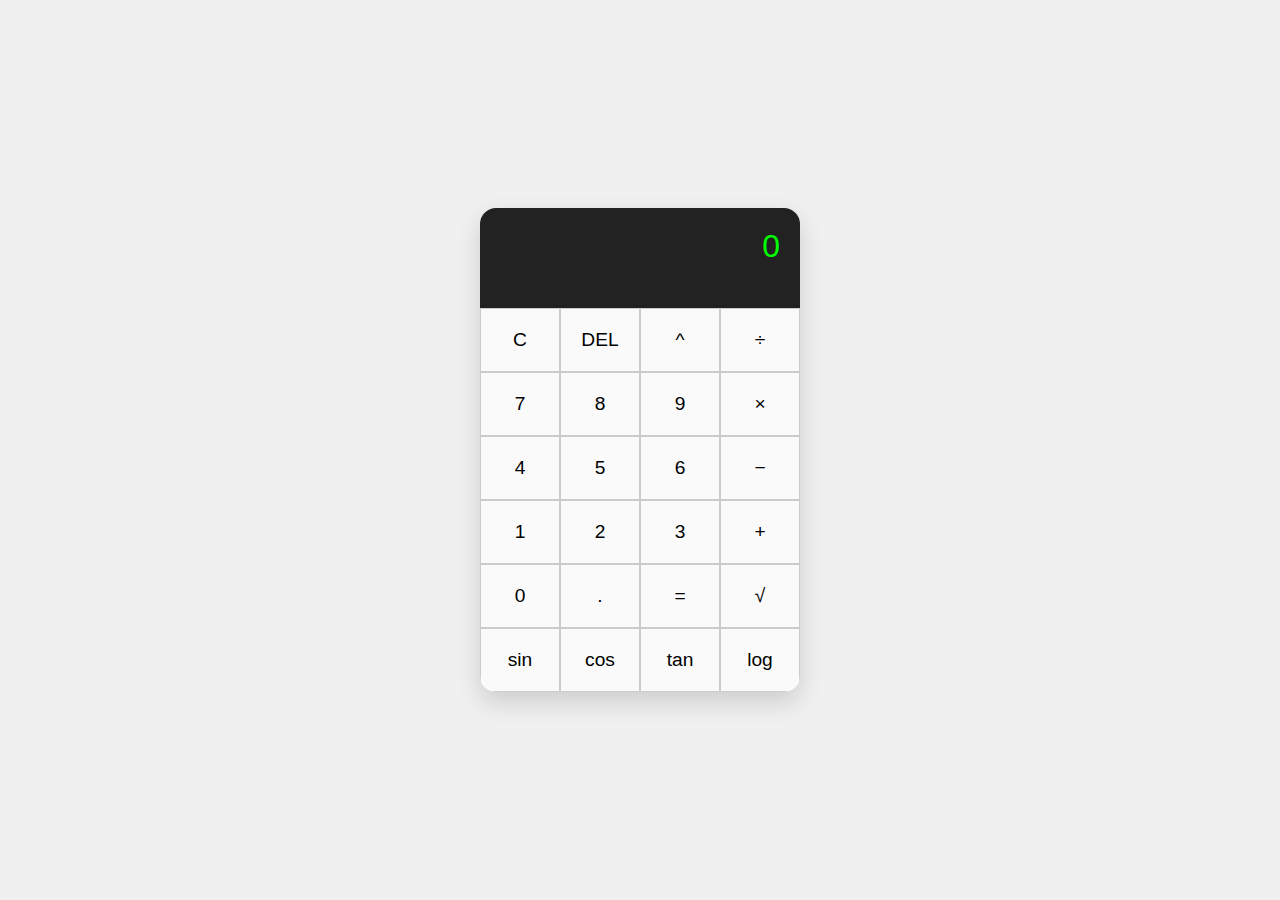
<file: index.html>
<!DOCTYPE html>
<html lang="en">
<head>
  <meta charset="UTF-8">
  <meta name="viewport" content="width=device-width, initial-scale=1">
  <title>Advanced Calculator</title>
  <link rel="stylesheet" href="style.css">
</head>
<body>
  <div class="calculator">
    <div class="display" id="display">0</div>
    <div class="buttons">
      <button onclick="clearDisplay()">C</button>
      <button onclick="deleteLast()">DEL</button>
      <button onclick="appendOperator('^')">^</button>
      <button onclick="appendOperator('/')">÷</button>

      <button onclick="appendNumber('7')">7</button>
      <button onclick="appendNumber('8')">8</button>
      <button onclick="appendNumber('9')">9</button>
      <button onclick="appendOperator('*')">×</button>

      <button onclick="appendNumber('4')">4</button>
      <button onclick="appendNumber('5')">5</button>
      <button onclick="appendNumber('6')">6</button>
      <button onclick="appendOperator('-')">−</button>

      <button onclick="appendNumber('1')">1</button>
      <button onclick="appendNumber('2')">2</button>
      <button onclick="appendNumber('3')">3</button>
      <button onclick="appendOperator('+')">+</button>

      <button onclick="appendNumber('0')">0</button>
      <button onclick="appendNumber('.')">.</button>
      <button onclick="calculate()">=</button>
      <button onclick="calculateFunction('sqrt')">√</button>

      <button onclick="calculateFunction('sin')">sin</button>
      <button onclick="calculateFunction('cos')">cos</button>
      <button onclick="calculateFunction('tan')">tan</button>
      <button onclick="calculateFunction('log')">log</button>
    </div>
  </div>

  <script src="script.js"></script>
</body>
</html>
</file>
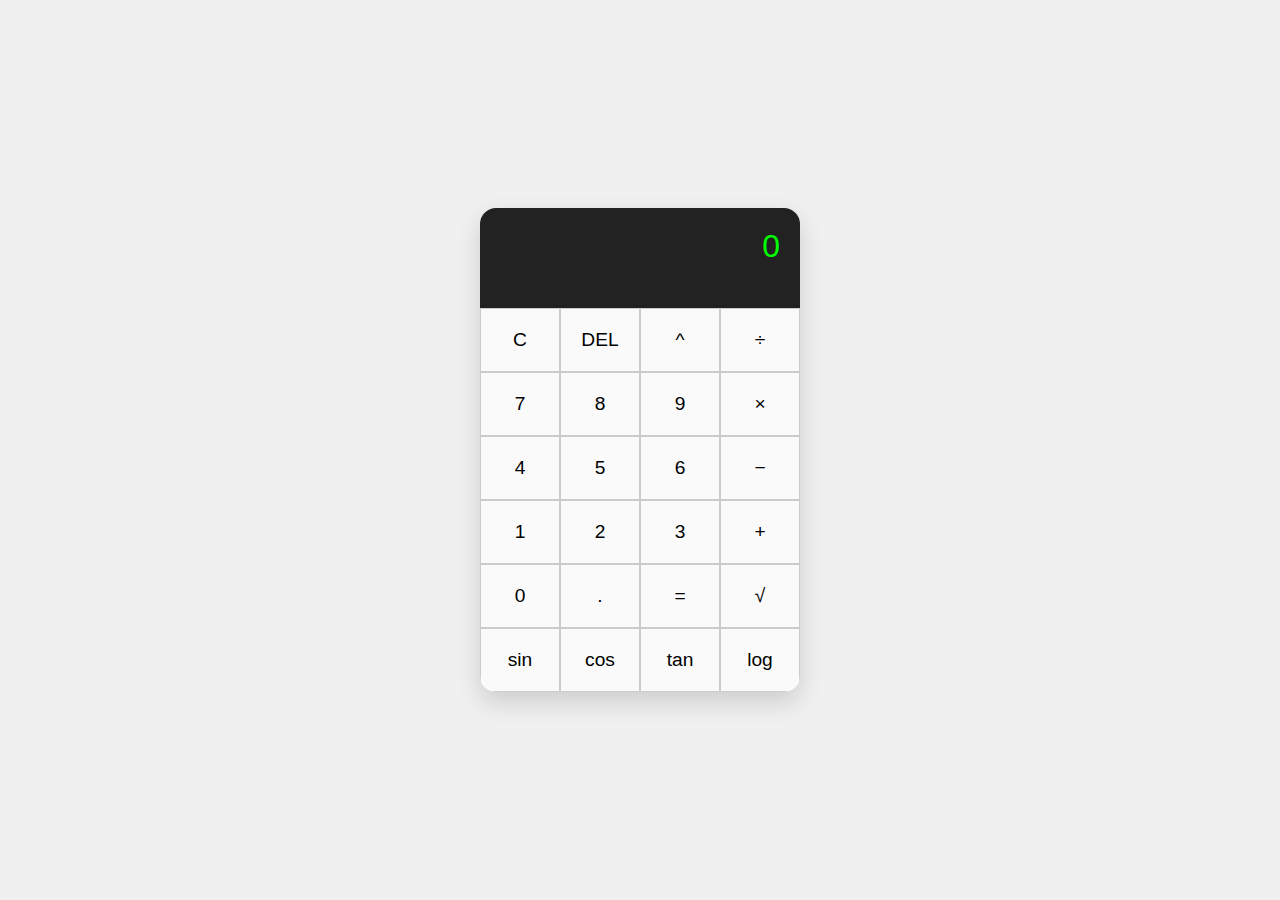
<file: Advanced_Calculator/index.html>
<!DOCTYPE html>
<html lang="en">
<head>
  <meta charset="UTF-8">
  <meta name="viewport" content="width=device-width, initial-scale=1">
  <title>Advanced Calculator</title>
  <link rel="stylesheet" href="style.css">
</head>
<body>
  <div class="calculator">
    <div class="display" id="display">0</div>
    <div class="buttons">
      <button onclick="clearDisplay()">C</button>
      <button onclick="deleteLast()">DEL</button>
      <button onclick="appendOperator('^')">^</button>
      <button onclick="appendOperator('/')">÷</button>

      <button onclick="appendNumber('7')">7</button>
      <button onclick="appendNumber('8')">8</button>
      <button onclick="appendNumber('9')">9</button>
      <button onclick="appendOperator('*')">×</button>

      <button onclick="appendNumber('4')">4</button>
      <button onclick="appendNumber('5')">5</button>
      <button onclick="appendNumber('6')">6</button>
      <button onclick="appendOperator('-')">−</button>

      <button onclick="appendNumber('1')">1</button>
      <button onclick="appendNumber('2')">2</button>
      <button onclick="appendNumber('3')">3</button>
      <button onclick="appendOperator('+')">+</button>

      <button onclick="appendNumber('0')">0</button>
      <button onclick="appendNumber('.')">.</button>
      <button onclick="calculate()">=</button>
      <button onclick="calculateFunction('sqrt')">√</button>

      <button onclick="calculateFunction('sin')">sin</button>
      <button onclick="calculateFunction('cos')">cos</button>
      <button onclick="calculateFunction('tan')">tan</button>
      <button onclick="calculateFunction('log')">log</button>
    </div>
  </div>

  <script src="script.js"></script>
</body>
</html>
</file>
<file: style.css>
body {
  font-family: 'Segoe UI', sans-serif;
  background: #f0f0f0;
  display: flex;
  justify-content: center;
  align-items: center;
  height: 100vh;
  margin: 0;
}

.calculator {
  width: 320px;
  background: #fff;
  border-radius: 16px;
  box-shadow: 0 10px 25px rgba(0, 0, 0, 0.15);
  overflow: hidden;
}

.display {
  background: #222;
  color: #0f0;
  font-size: 2rem;
  text-align: right;
  padding: 20px;
  height: 60px;
  overflow-x: auto;
}

.buttons {
  display: grid;
  grid-template-columns: repeat(4, 1fr);
}

button {
  font-size: 1.2rem;
  padding: 20px;
  border: 1px solid #ccc;
  background: #fafafa;
  cursor: pointer;
  transition: background 0.2s;
}

button:hover {
  background: #ddd;
}

button:active {
  background: #bbb;
}
</file>
<file: Advanced_Calculator/style.css>
body {
  font-family: 'Segoe UI', sans-serif;
  background: #f0f0f0;
  display: flex;
  justify-content: center;
  align-items: center;
  height: 100vh;
  margin: 0;
}

.calculator {
  width: 320px;
  background: #fff;
  border-radius: 16px;
  box-shadow: 0 10px 25px rgba(0, 0, 0, 0.15);
  overflow: hidden;
}

.display {
  background: #222;
  color: #0f0;
  font-size: 2rem;
  text-align: right;
  padding: 20px;
  height: 60px;
  overflow-x: auto;
}

.buttons {
  display: grid;
  grid-template-columns: repeat(4, 1fr);
}

button {
  font-size: 1.2rem;
  padding: 20px;
  border: 1px solid #ccc;
  background: #fafafa;
  cursor: pointer;
  transition: background 0.2s;
}

button:hover {
  background: #ddd;
}

button:active {
  background: #bbb;
}
</file>
